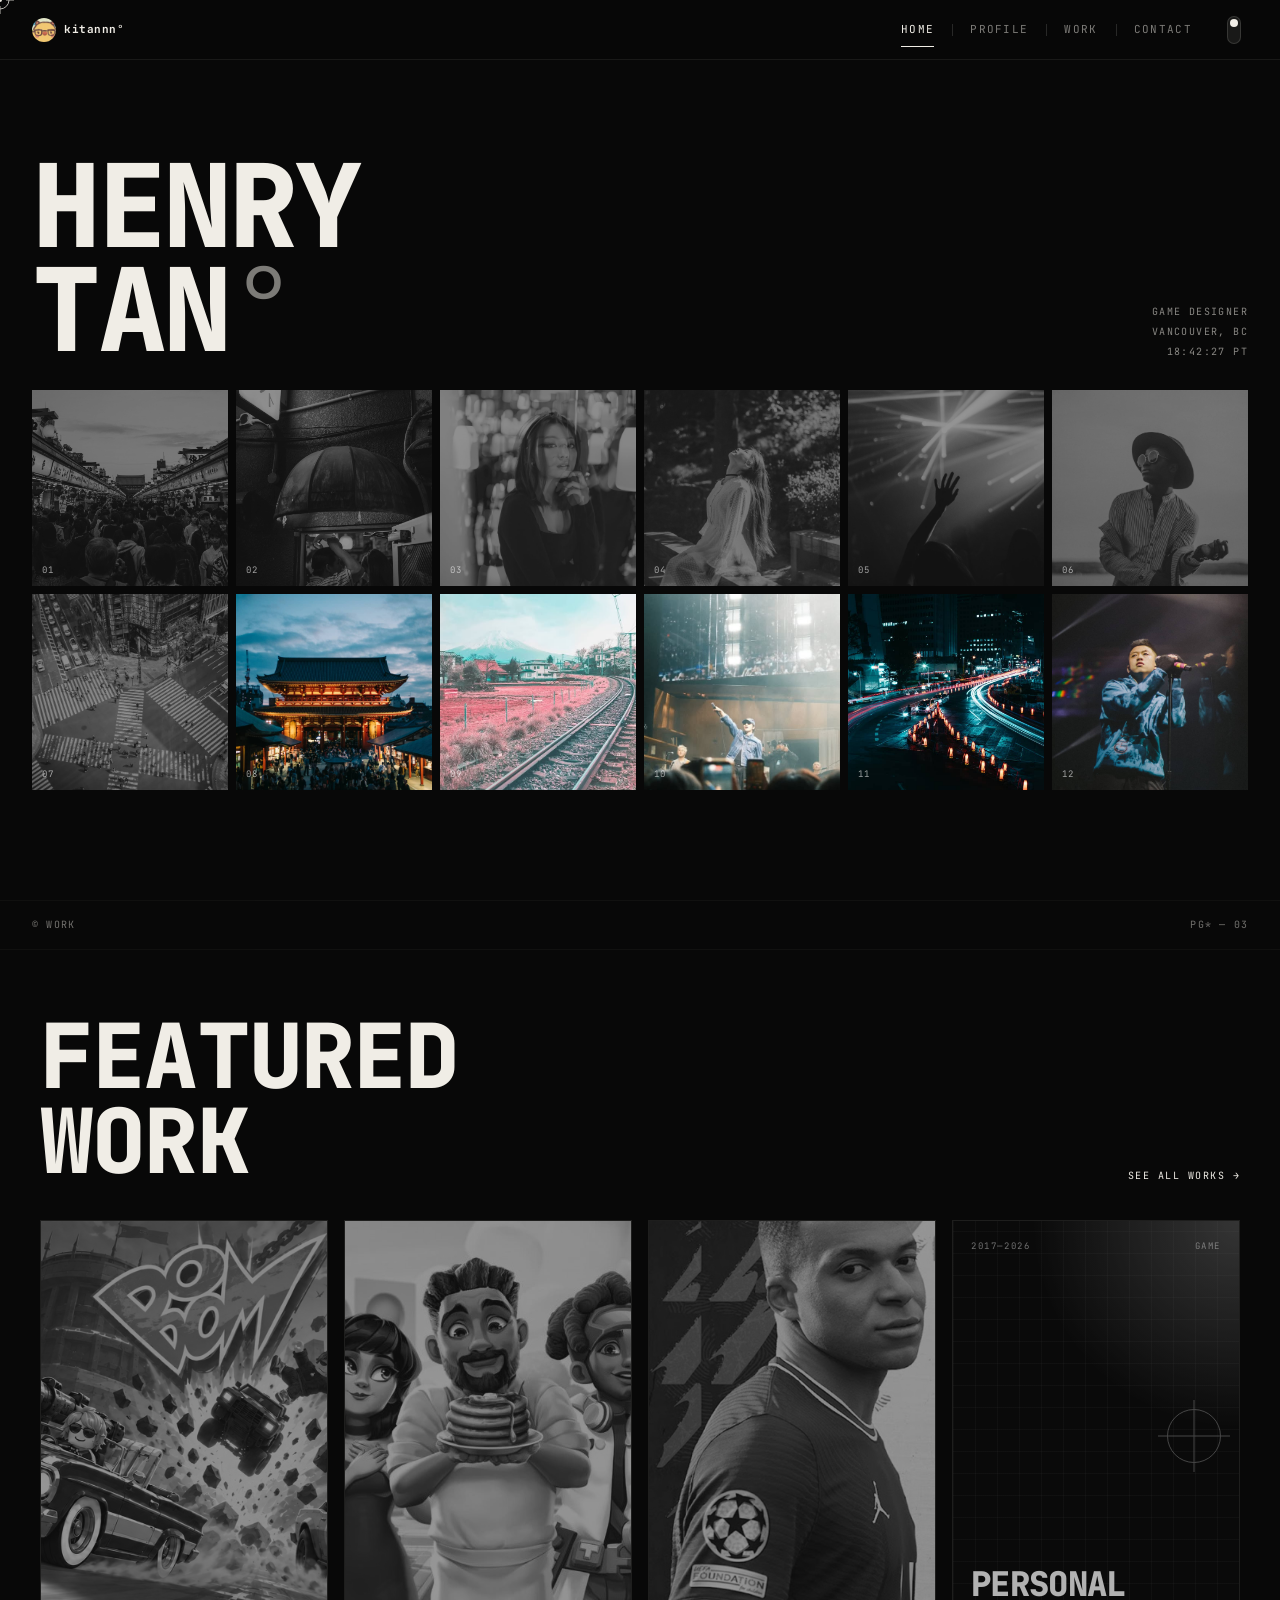
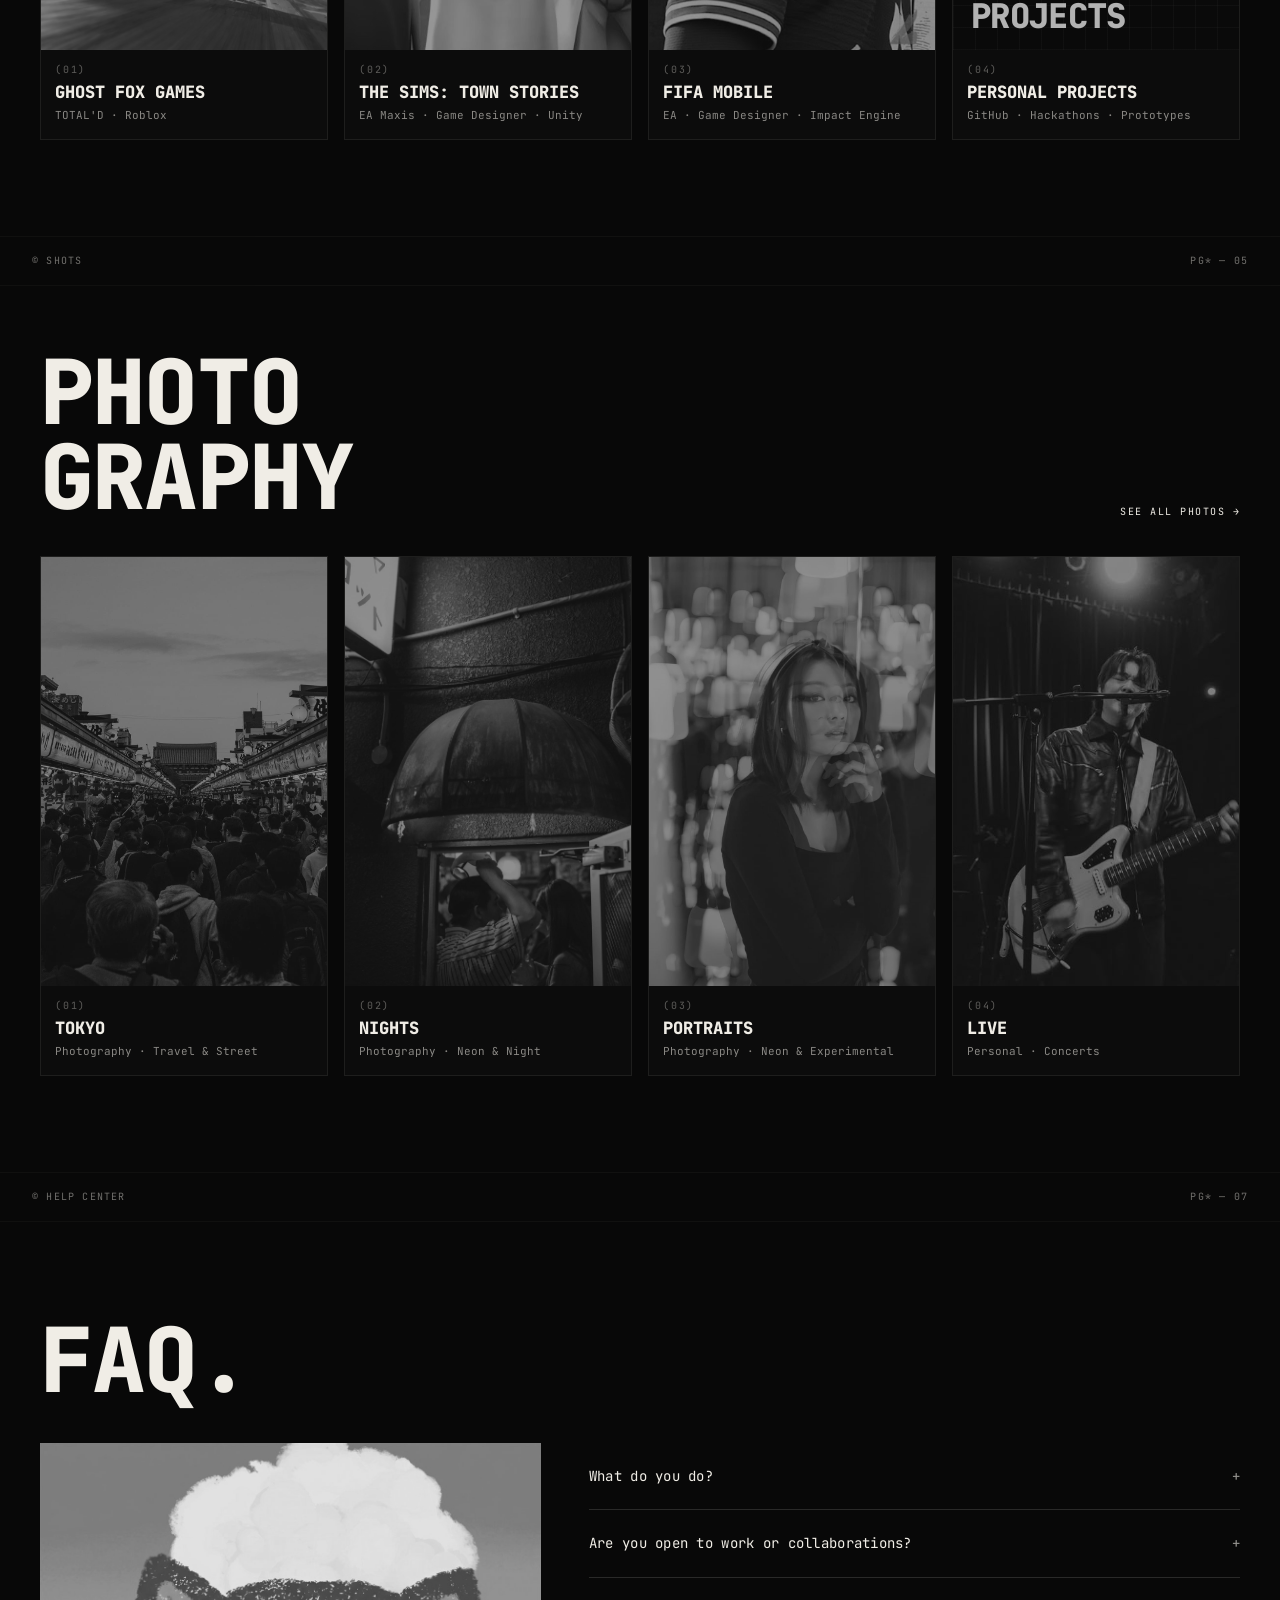
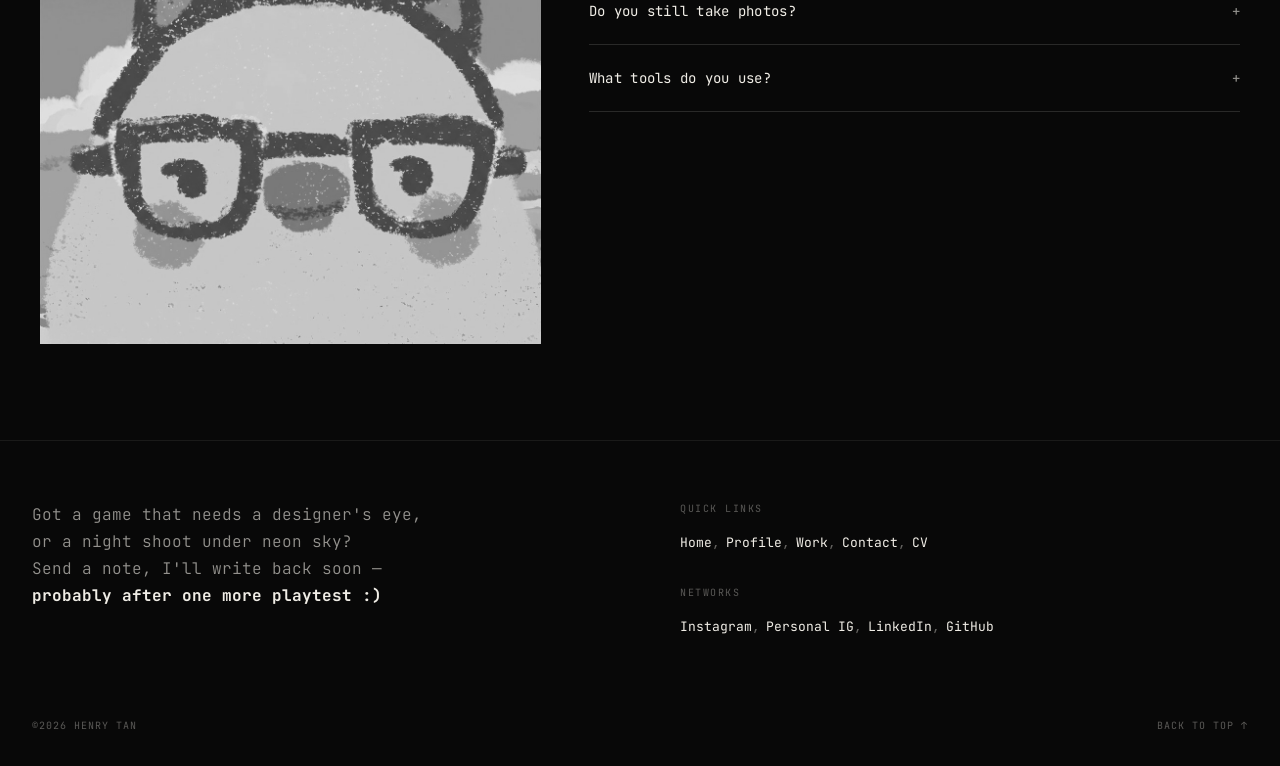
<file: index.html>
<!DOCTYPE html>
<html lang="en">
<head>
  <meta charset="UTF-8">
  <meta name="viewport" content="width=device-width, initial-scale=1">
  <title>Henry Tan — Game Designer</title>
  <meta name="description" content="Henry Tan (kitannn) — game designer, Ghost Fox Games co-founder, and photographer based in Vancouver.">
  <meta property="og:title" content="Henry Tan — Game Designer">
  <meta property="og:description" content="Games, design and photography by Henry Tan.">
  <meta property="og:type" content="website">
  <meta property="og:url" content="https://v2.kitannn.com/">
  <meta property="og:image" content="https://v2.kitannn.com/images/photos/ig-12.jpg">
  <meta name="theme-color" content="#080808">
  <link rel="icon" type="image/png" sizes="32x32" href="images/favicon-32.png">
  <link rel="apple-touch-icon" sizes="180x180" href="images/favicon-180.png">
  <link rel="preconnect" href="https://fonts.googleapis.com">
  <link rel="preconnect" href="https://fonts.gstatic.com" crossorigin>
  <link href="https://fonts.googleapis.com/css2?family=JetBrains+Mono:wght@300;400;700;800&display=swap" rel="stylesheet">
  <link rel="stylesheet" href="style.css?v=6">
</head>
<body id="top">
  <nav>
    <a class="logo" href="#/"><img src="images/birbkit-256.jpg" alt="" width="24" height="24"><span id="logo-text">kitannn°</span></a>
    <div class="nav-right">
      <ul class="nav-links">
        <li><a href="#/" data-page="home">Home</a></li>
        <li><a href="#/profile" data-page="profile">Profile</a></li>
        <li><a href="#/work" data-page="work">Work</a></li>
        <li><a href="#/contact" data-page="contact">Contact</a></li>
      </ul>
      <button class="theme-toggle" type="button" aria-label="Switch to light mode"><span></span></button>
    </div>
  </nav>

  <main id="app" class="page active"></main>

  <div id="lightbox" role="dialog" aria-modal="true" aria-label="Image viewer">
    <img alt="">
    <button class="lb-close" type="button">Close ✕</button>
    <button class="lb-prev" type="button" aria-label="Previous">←</button>
    <button class="lb-next" type="button" aria-label="Next">→</button>
    <span class="lb-count"></span>
  </div>

  <svg class="cursor" viewBox="0 0 28 28" aria-hidden="true"><circle cx="14" cy="14" r="9" fill="none" stroke="currentColor"/><path d="M14 0v8M14 20v8M0 14h8M20 14h8" stroke="currentColor"/></svg>
  <div class="cursor-dot" aria-hidden="true"></div>

  <noscript><p style="padding:80px 32px">Henry Tan — game designer in Vancouver. hkitannn[at]gmail.com</p></noscript>
  <script src="data.js?v=12"></script>
  <script src="script.js?v=6"></script>
</body>
</html>
</file>
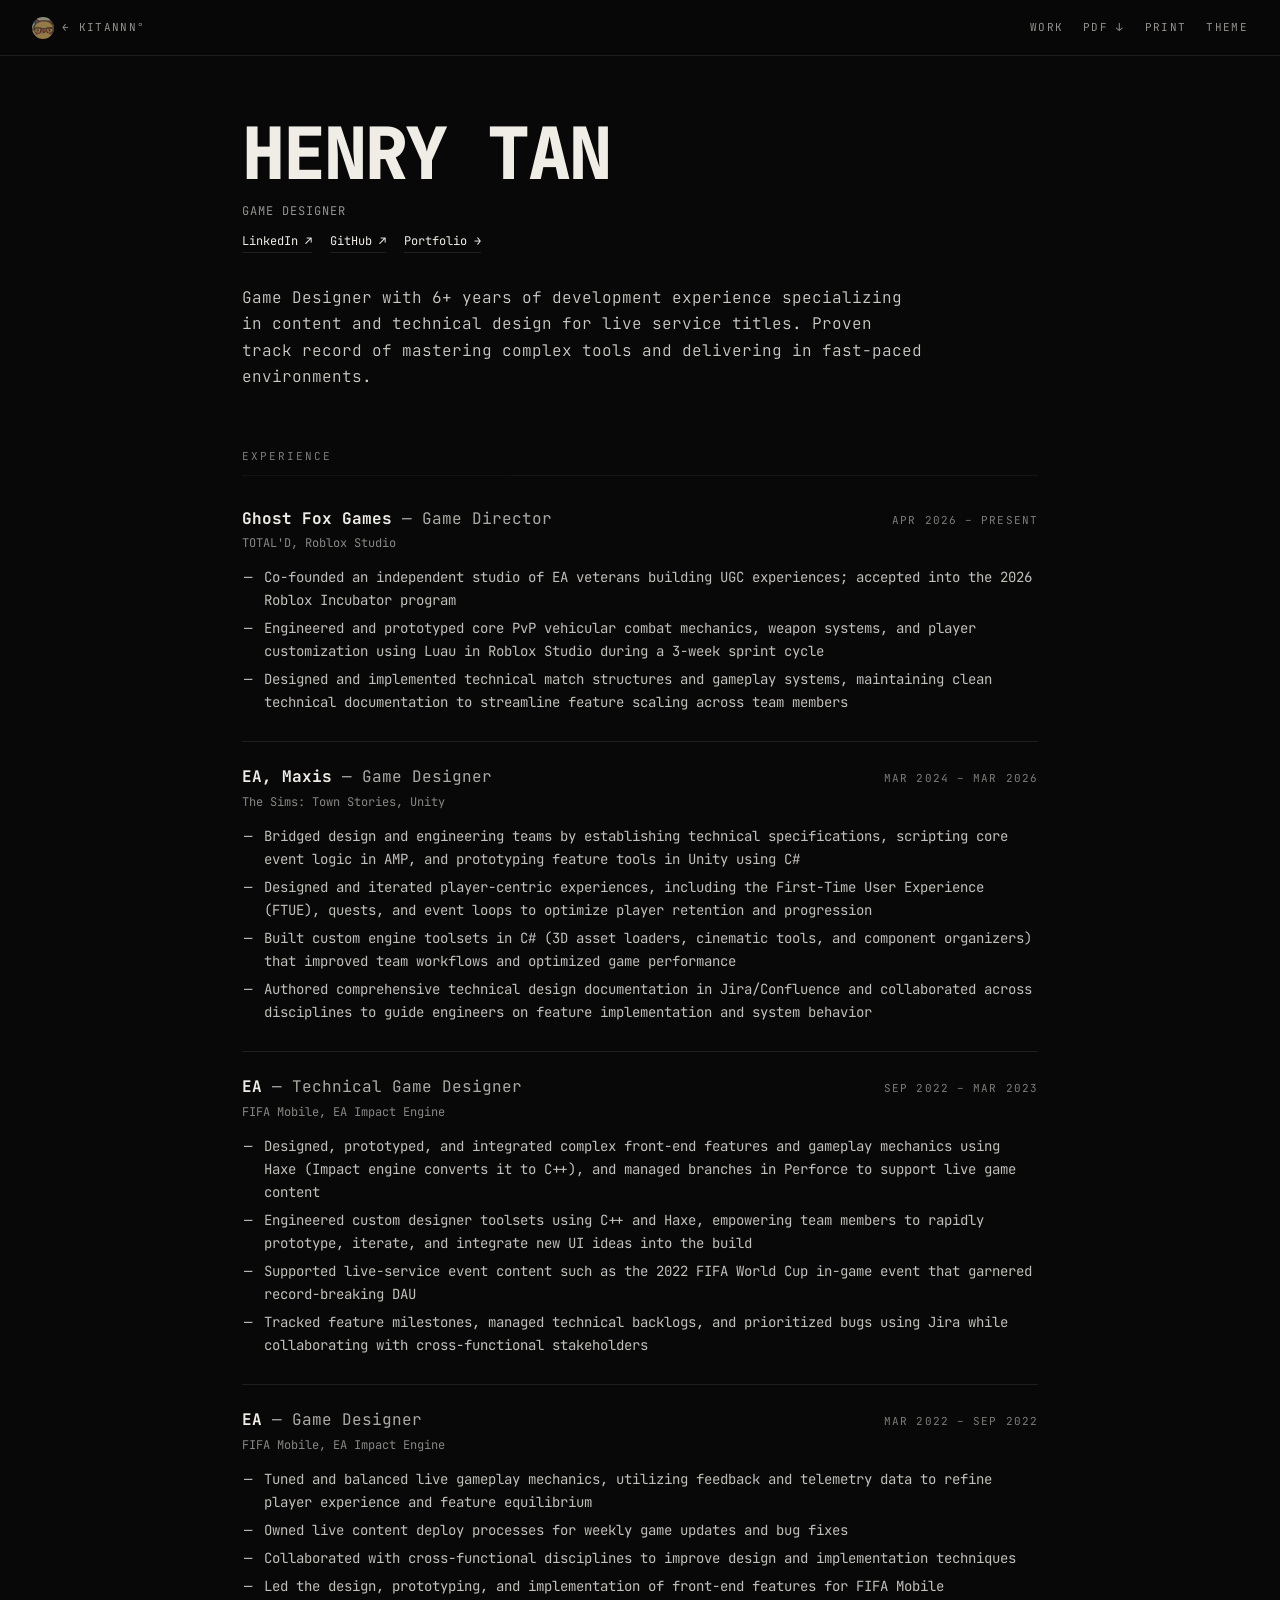
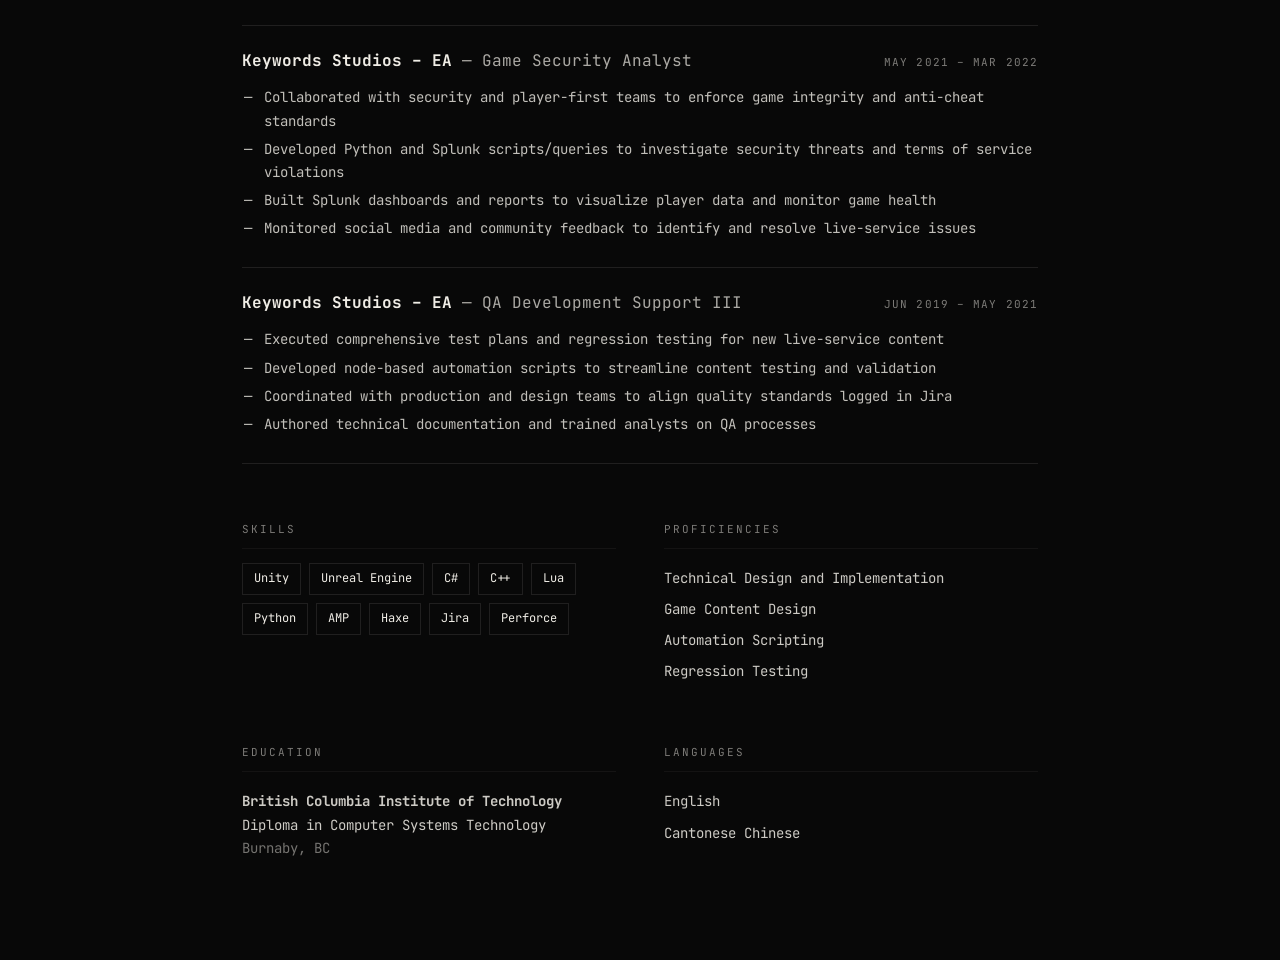
<file: cv.html>
<!DOCTYPE html>
<html lang="en">
<head>
  <meta charset="UTF-8">
  <meta name="viewport" content="width=device-width, initial-scale=1">
  <title>CV — Henry Tan</title>
  <meta name="description" content="Curriculum vitae of Henry Tan, game designer.">
  <meta name="theme-color" content="#080808">
  <link rel="icon" type="image/png" sizes="32x32" href="images/favicon-32.png">
  <link rel="apple-touch-icon" sizes="180x180" href="images/favicon-180.png">
  <link rel="preconnect" href="https://fonts.googleapis.com">
  <link rel="preconnect" href="https://fonts.gstatic.com" crossorigin>
  <link href="https://fonts.googleapis.com/css2?family=JetBrains+Mono:wght@300;400;700;800&display=swap" rel="stylesheet">
  <style>
    :root{--black:#080808;--white:#f0ede6;--line:rgba(240,237,230,.1);color-scheme:dark}
    body.light{--black:#f6f1e7;--white:#13120f;--line:rgba(19,18,15,.12);color-scheme:light}
    *{box-sizing:border-box;margin:0;padding:0}
    body{background:var(--black);color:var(--white);font-family:'JetBrains Mono',ui-monospace,monospace;font-size:14px;line-height:1.65}
    a{color:inherit}
    header{position:sticky;top:0;z-index:10;display:flex;justify-content:space-between;align-items:center;height:56px;padding:0 32px;background:color-mix(in srgb,var(--black) 92%,transparent);backdrop-filter:blur(12px);border-bottom:1px solid var(--line);font-size:11px;letter-spacing:.12em;text-transform:uppercase}
    header a,header button{text-decoration:none;opacity:.6;background:none;border:0;font:inherit;color:inherit;letter-spacing:inherit;text-transform:inherit;cursor:pointer}
    header a:hover,header button:hover{opacity:1}
    header nav{display:flex;gap:20px}
    main{max-width:860px;margin:0 auto;padding:64px 32px 96px}
    h1{font-size:clamp(40px,7vw,72px);font-weight:800;line-height:.95;letter-spacing:-.03em;text-transform:uppercase}
    .sub{margin-top:14px;opacity:.6;font-size:12px;letter-spacing:.08em;text-transform:uppercase}
    .links{margin-top:10px;display:flex;flex-wrap:wrap;gap:6px 18px;font-size:12px}
    .links a{text-decoration:none;border-bottom:1px solid var(--line)}
    .links a:hover{border-color:var(--white)}
    .summary{margin-top:32px;font-size:16px;font-weight:300;opacity:.85;max-width:68ch}
    h2{margin:56px 0 8px;padding-bottom:10px;border-bottom:1px solid var(--line);font-size:11px;font-weight:400;letter-spacing:.18em;text-transform:uppercase;opacity:.5}
    .entry{padding:22px 0;border-bottom:1px solid var(--line)}
    .head{display:flex;justify-content:space-between;align-items:baseline;gap:16px;flex-wrap:wrap}
    h3{font-size:16px;font-weight:700}
    h3 em{font-style:normal;font-weight:400;opacity:.7}
    .when{font-size:11px;letter-spacing:.1em;text-transform:uppercase;opacity:.5;white-space:nowrap}
    .project{margin-top:2px;font-size:12px;opacity:.55}
    ul.b{margin:12px 0 0 18px}
    ul.b li{margin:5px 0;opacity:.8;padding-left:4px}
    ul.b li::marker{content:'— ';opacity:.4}
    .cols{display:grid;grid-template-columns:repeat(2,minmax(0,1fr));gap:0 48px}
    .chips{display:flex;flex-wrap:wrap;gap:8px;margin-top:14px}
    .chips span{border:1px solid var(--line);padding:5px 11px;font-size:12px}
    .plain{list-style:none;margin-top:14px}
    .plain li{padding:4px 0;opacity:.85}
    @media (max-width:640px){header,main{padding-left:16px;padding-right:16px}.cols{grid-template-columns:1fr}header nav{gap:12px}}
    @media print{
      header{display:none}
      body{background:#fff;color:#000;font-size:11px}
      :root,body.light{--black:#fff;--white:#000;--line:#ddd}
      main{padding:0;max-width:none}
      .entry{break-inside:avoid}
      h2{margin-top:28px}
    }
  </style>
</head>
<body>
  <header>
    <a href="./" style="display:inline-flex;align-items:center;gap:8px"><img src="images/birbkit-256.jpg" alt="" width="22" height="22" style="width:22px;height:22px;border-radius:50%;object-fit:cover">← kitannn°</a>
    <nav><a href="./#/work">Work</a><a href="assets/resume/TAN_HENRY_RESUME.pdf" target="_blank" rel="noopener">PDF ↓</a><button type="button" onclick="print()">Print</button><button type="button" id="theme">Theme</button></nav>
  </header>
  <main id="cv"></main>
  <script src="data.js?v=12"></script>
  <script>
    (() => {
      const S = window.SITE, C = S.cv;
      const esc = (t) => String(t).replace(/[&<>"]/g, (c) => ({ "&": "&amp;", "<": "&lt;", ">": "&gt;", '"': "&quot;" }[c]));
      const net = Object.fromEntries(S.networks);
      document.getElementById("cv").innerHTML = `
        <h1>${esc(S.name)}</h1>
        <div class="sub">${esc(S.role)}</div>
        <div class="links"><a href="${esc(net.LinkedIn)}" target="_blank" rel="noopener">LinkedIn ↗</a><a href="${esc(net.GitHub)}" target="_blank" rel="noopener">GitHub ↗</a><a href="./">Portfolio →</a></div>
        <p class="summary">${esc(C.summary)}</p>

        <h2>Experience</h2>
        ${C.experience.map((e) => `
          <div class="entry">
            <div class="head"><h3>${esc(e.org)} <em>— ${esc(e.role)}</em></h3><span class="when">${esc(e.when)}</span></div>
            ${e.project ? `<div class="project">${esc(e.project)}</div>` : ""}
            <ul class="b">${e.bullets.map((b) => `<li>${esc(b)}</li>`).join("")}</ul>
          </div>`).join("")}

        <div class="cols">
          <div><h2>Skills</h2><div class="chips">${C.skills.map((s) => `<span>${esc(s)}</span>`).join("")}</div></div>
          <div><h2>Proficiencies</h2><ul class="plain">${C.proficiencies.map((s) => `<li>${esc(s)}</li>`).join("")}</ul></div>
          <div><h2>Education</h2><ul class="plain">${C.education.map((e) => `<li><b>${esc(e.school)}</b><br>${esc(e.credential)}<br><span style="opacity:.55">${esc(e.place)}</span></li>`).join("")}</ul></div>
          <div><h2>Languages</h2><ul class="plain">${C.languages.map((s) => `<li>${esc(s)}</li>`).join("")}</ul></div>
        </div>`;

      try { if (localStorage.getItem("theme") === "light") document.body.classList.add("light"); } catch {}
      document.getElementById("theme").onclick = () => {
        const light = document.body.classList.toggle("light");
        try { localStorage.setItem("theme", light ? "light" : "dark"); } catch {}
      };
    })();
  </script>
</body>
</html>
</file>
<file: style.css>
:root{
  --black:#080808; --white:#f0ede6; --dim:#888880; --accent:#f0ede6;
  --line:rgba(240,237,230,.08); --line-2:rgba(240,237,230,.14);
  --nav-surface:rgba(8,8,8,.92);
  --font:'JetBrains Mono',ui-monospace,monospace;
  color-scheme:dark;
}
body.light{
  --black:#f6f1e7; --white:#13120f; --dim:#6f6a60; --accent:#13120f;
  --line:rgba(19,18,15,.1); --line-2:rgba(19,18,15,.16);
  --nav-surface:rgba(246,241,231,.88);
  color-scheme:light;
}
*,*::before,*::after{box-sizing:border-box;margin:0;padding:0}
html{scroll-behavior:smooth}
body{background:var(--black);color:var(--white);font-family:var(--font);font-size:13px;line-height:1.6;overflow-x:hidden;transition:background-color .5s,color .5s}
a{color:inherit}
img{display:block;max-width:100%}
button{font:inherit;color:inherit;background:none;border:0}
::selection{background:var(--white);color:var(--black)}

/* CURSOR */
@media (hover:hover) and (pointer:fine){
  body,a,button,.work-card,.faq-q,.frame{cursor:none}
  .cursor,.cursor-dot{position:fixed;top:0;left:0;z-index:300;pointer-events:none;mix-blend-mode:difference;color:#f0ede6;transform:translate(-50%,-50%)}
  .cursor{width:28px;height:28px;opacity:.8;transition:width .15s,height .15s,opacity .2s}
  .cursor-dot{width:4px;height:4px;border-radius:50%;background:#f0ede6}
  .cursor.hover{width:19px;height:19px;opacity:1}
}
@media not ((hover:hover) and (pointer:fine)){.cursor,.cursor-dot{display:none}}

/* NAV */
nav{position:fixed;inset:0 0 auto;z-index:100;height:60px;display:flex;justify-content:space-between;align-items:center;padding:0 32px;background:var(--nav-surface);backdrop-filter:blur(14px);border-bottom:1px solid var(--line)}
.logo{display:inline-flex;align-items:center;gap:8px;font-size:11px;font-weight:700;letter-spacing:.05em;text-decoration:none}
.logo img{width:24px;height:24px;border-radius:50%;object-fit:cover;flex:none;transition:transform .25s}
.logo:hover img{transform:rotate(-8deg) scale(1.08)}
.nav-right{display:flex;align-items:center;height:100%}
.nav-links{display:flex;list-style:none;height:100%;align-items:center}
.nav-links li{position:relative;height:100%;display:flex;align-items:center}
.nav-links li+li::before{content:'';position:absolute;left:0;top:50%;transform:translateY(-50%);width:1px;height:12px;background:var(--line-2)}
.nav-links a{position:relative;display:block;padding:8px 18px;font-size:11px;letter-spacing:.12em;text-transform:uppercase;text-decoration:none;opacity:.5;transition:opacity .2s}
.nav-links a::after{content:'';position:absolute;bottom:-1px;left:18px;right:18px;height:1px;background:var(--accent);transform:scaleX(0);transform-origin:left;transition:transform .25s}
.nav-links a:hover,.nav-links a.active{opacity:1}
.nav-links a:hover::after,.nav-links a.active::after{transform:scaleX(1)}
.theme-toggle{margin-left:10px;width:28px;height:36px;display:flex;align-items:center;justify-content:center}
.theme-toggle span{position:relative;width:14px;height:28px;border-radius:99px;border:1px solid var(--line-2);background:var(--line)}
.theme-toggle span::after{content:'';position:absolute;top:2px;left:2px;width:8px;height:8px;border-radius:50%;background:var(--white);transition:transform .2s}
body.light .theme-toggle span::after{transform:translateY(16px)}

/* PAGES */
.page{display:none;min-height:100vh;padding-top:60px}
.page.active{display:block;animation:pageIn .5s ease}
@keyframes pageIn{from{opacity:0}to{opacity:1}}
.section-meta{display:flex;justify-content:space-between;align-items:center;padding:16px 32px;border-block:1px solid var(--line);margin-bottom:64px;font-size:10px;letter-spacing:.12em;text-transform:uppercase;opacity:.45}
.big{font-size:clamp(40px,7vw,92px);font-weight:800;line-height:.95;text-transform:uppercase;letter-spacing:-.02em}
.eyebrow{font-size:10px;letter-spacing:.15em;text-transform:uppercase;opacity:.4;margin-bottom:14px}
.btn{display:inline-block;margin-top:24px;padding:14px 28px;border:1px solid var(--white);font-size:11px;letter-spacing:.15em;text-transform:uppercase;text-decoration:none;transition:background .25s,color .25s}
.btn:hover{background:var(--white);color:var(--black)}
.fade-up{opacity:0;transform:translateY(40px);transition:opacity .7s ease,transform .7s ease}
.fade-up.visible{opacity:1;transform:none}
@media (prefers-reduced-motion:reduce){.fade-up{opacity:1;transform:none;transition:none}html{scroll-behavior:auto}}

/* HERO */
#hero{min-height:calc(100vh - 60px);display:flex;flex-direction:column;justify-content:center;padding:32px 32px 48px;gap:28px}
.hero-top{display:flex;justify-content:space-between;align-items:flex-end;gap:24px;flex-wrap:wrap}
.hero-title{font-size:clamp(44px,9vw,132px);font-weight:800;line-height:.9;letter-spacing:-.03em;text-transform:uppercase}
.hero-title .deg{font-weight:300;opacity:.5}
.hero-side{font-size:10px;letter-spacing:.14em;text-transform:uppercase;text-align:right;opacity:.55;line-height:2}
.salon{display:grid;grid-template-columns:repeat(6,minmax(0,1fr));gap:8px}
.frame{position:relative;aspect-ratio:1;overflow:hidden;transition:transform .28s ease}
.frame:hover{transform:translateY(-6px)}
.frame img,.work-card img{width:100%;height:100%;object-fit:cover;filter:grayscale(1) brightness(.6) contrast(.9);transition:transform .4s,filter .6s}
.frame:hover img,.frame.lit img{filter:none}
.frame:hover img{transform:scale(1.04)}
.frame .idx{position:absolute;left:10px;bottom:8px;font-size:9px;letter-spacing:.14em;color:rgba(255,255,255,.6)}

/* WORK */
.work-wrap{padding:0 32px 96px}
.work-header{max-width:1200px;margin:0 auto 36px;display:flex;justify-content:space-between;align-items:flex-end;gap:16px}
.see-all{font-size:10px;letter-spacing:.15em;text-transform:uppercase;text-decoration:none;white-space:nowrap}
.see-all:hover{text-decoration:underline}
.work-grid{max-width:1200px;margin:0 auto;display:grid;grid-template-columns:repeat(auto-fill,minmax(240px,1fr));gap:16px}
.work-card{display:flex;flex-direction:column;border:1px solid var(--line);background:rgba(128,128,128,.03);text-decoration:none;overflow:hidden}
.work-card .media{aspect-ratio:2/3;overflow:hidden;position:relative}
.work-card:hover img{transform:scale(1.04);filter:none}
.work-meta{padding:12px 14px 14px;display:flex;flex-direction:column;gap:6px}
.work-num{font-size:10px;letter-spacing:.18em;opacity:.35}
.work-title{font-size:17px;font-weight:800;text-transform:uppercase;line-height:1}
.work-tag{font-size:11px;opacity:.55}
.group-label{max-width:1200px;margin:56px auto 20px;display:flex;justify-content:space-between;font-size:10px;letter-spacing:.15em;text-transform:uppercase;opacity:.45;border-bottom:1px solid var(--line);padding-bottom:10px}

/* generated title card for work without a cover */
.title-card{position:absolute;inset:0;display:flex;flex-direction:column;justify-content:space-between;padding:18px;background:
  radial-gradient(120% 80% at 100% 0%,color-mix(in srgb,var(--c) 38%,transparent),transparent 60%),
  repeating-linear-gradient(0deg,rgba(255,255,255,.035) 0 1px,transparent 1px 22px),
  repeating-linear-gradient(90deg,rgba(255,255,255,.035) 0 1px,transparent 1px 22px),#0e0e0d;
  color:#f0ede6;filter:grayscale(1) brightness(.75);transition:filter .6s,transform .4s}
.work-card:hover .title-card,.proj-hero .title-card{filter:none}
.title-card b{font-size:clamp(24px,3vw,34px);font-weight:800;line-height:.95;text-transform:uppercase;letter-spacing:-.02em;word-break:break-word}
.title-card small{font-size:9px;letter-spacing:.18em;text-transform:uppercase;opacity:.6;display:flex;justify-content:space-between}
.title-card i{position:absolute;right:18px;top:50%;width:54px;height:54px;border:1px solid currentColor;border-radius:50%;opacity:.35;transform:translateY(-50%)}
.title-card i::before,.title-card i::after{content:'';position:absolute;background:currentColor;left:50%;top:50%}
.title-card i::before{width:72px;height:1px;transform:translate(-50%,-50%)}
.title-card i::after{width:1px;height:72px;transform:translate(-50%,-50%)}

/* FAQ */
.faq{padding:32px 32px 96px}
.faq-grid{max-width:1200px;margin:40px auto 0;display:grid;grid-template-columns:1fr 1.3fr;gap:48px;align-items:start}
.faq-img{aspect-ratio:4/5;overflow:hidden}
.faq-img img{width:100%;height:100%;object-fit:cover;filter:grayscale(1) contrast(.95);transition:filter .5s ease}
.faq-img:hover img{filter:none}
.faq-img.uncropped{aspect-ratio:auto}
.faq-img.uncropped img{height:auto;display:block}
.faq h2{max-width:1200px;margin:0 auto}
.faq-item{border-bottom:1px solid var(--line-2)}
.faq-q{width:100%;display:flex;justify-content:space-between;gap:16px;padding:22px 0;text-align:left;font-size:14px;letter-spacing:.02em}
.faq-icon{transition:transform .3s;opacity:.6}
.faq-item.open .faq-icon{transform:rotate(45deg)}
.faq-a{max-height:0;overflow:hidden;opacity:.6;transition:max-height .4s ease,padding .4s ease}
.faq-item.open .faq-a{max-height:240px;padding-bottom:22px}

/* PROFILE */
.profile{max-width:1200px;margin:0 auto;padding:0 32px 96px;display:grid;grid-template-columns:minmax(0,5fr) minmax(0,7fr);gap:56px}
.portrait{position:sticky;top:92px;aspect-ratio:3/4;border:1px solid var(--line);overflow:hidden;display:flex;align-items:center;justify-content:center;background:rgba(128,128,128,.05)}
.portrait img{width:100%;height:100%;object-fit:cover;filter:grayscale(1)}
.portrait:hover img{filter:none}
.sign-off{display:flex;align-items:center;gap:16px;margin-top:28px;font-size:12px;letter-spacing:.08em;opacity:.8}
.sign-off .avatar{width:64px;height:64px;flex:none;border-radius:50%;object-fit:cover;border:1px solid var(--line);transition:transform .3s}
.sign-off .avatar:hover{transform:rotate(-8deg) scale(1.05)}
.monogram{font-size:clamp(80px,12vw,160px);font-weight:800;letter-spacing:-.06em;opacity:.9}
.corner{position:absolute;font-size:9px;letter-spacing:.15em;text-transform:uppercase;opacity:.45}
.corner.tl{top:12px;left:12px}.corner.br{bottom:12px;right:12px}
.block{margin-bottom:56px}
.about p{font-size:clamp(15px,1.5vw,19px);font-weight:300;line-height:1.7;margin-bottom:16px}
.kv{display:grid;grid-template-columns:120px 1fr;border-top:1px solid var(--line)}
.kv div{padding:12px 0;border-bottom:1px solid var(--line)}
.kv div:nth-child(odd){opacity:.45;font-size:10px;letter-spacing:.12em;text-transform:uppercase;padding-top:14px}
.stats{display:grid;grid-template-columns:repeat(3,1fr);gap:1px;background:var(--line);border:1px solid var(--line);margin-bottom:24px}
.stats div{background:var(--black);padding:20px}
.stats b{display:block;font-size:clamp(32px,4vw,48px);font-weight:800;line-height:1}
.stats span{font-size:10px;letter-spacing:.12em;text-transform:uppercase;opacity:.5}
.chips{display:flex;flex-wrap:wrap;gap:8px}
.chips span{border:1px solid var(--line-2);padding:6px 12px;font-size:11px;letter-spacing:.04em}
.timeline li{list-style:none;display:grid;grid-template-columns:160px 1fr;gap:20px;padding:18px 0;border-bottom:1px solid var(--line)}
.timeline .when{font-size:10px;letter-spacing:.1em;text-transform:uppercase;opacity:.45;padding-top:3px}
.timeline h3{font-size:14px;font-weight:700}
.timeline h3 span{font-weight:400;opacity:.55}
.timeline p{opacity:.6;margin-top:4px}

/* PROJECT */
.project{max-width:1200px;margin:0 auto;padding:0 32px 96px}
.proj-back{font-size:10px;letter-spacing:.15em;text-transform:uppercase;text-decoration:none;opacity:.6}
.proj-back:hover{opacity:1}
.proj-head{display:grid;grid-template-columns:minmax(0,7fr) minmax(0,5fr);gap:48px;margin:32px 0 48px;align-items:end}
.proj-summary{font-size:clamp(15px,1.5vw,18px);font-weight:300;opacity:.8}
.proj-hero{position:relative;aspect-ratio:16/8;overflow:hidden;margin-bottom:16px;border:1px solid var(--line)}
.proj-hero img{width:100%;height:100%;object-fit:cover}
.proj-gallery{display:grid;grid-template-columns:repeat(auto-fill,minmax(260px,1fr));gap:16px}
.proj-gallery button{aspect-ratio:4/5;overflow:hidden}
.proj-gallery img{width:100%;height:100%;object-fit:cover;transition:transform .4s}
.proj-gallery button:hover img{transform:scale(1.03)}
.proj-nav{display:flex;justify-content:space-between;margin-top:56px;padding-top:20px;border-top:1px solid var(--line);font-size:11px;letter-spacing:.12em;text-transform:uppercase}
.proj-nav a{text-decoration:none;opacity:.6}.proj-nav a:hover{opacity:1}

.btn-row{display:flex;flex-wrap:wrap;gap:12px}
.btn-row .btn{margin-top:12px}
.strip{display:grid;grid-template-columns:repeat(6,minmax(0,1fr));gap:6px}
.strip button{aspect-ratio:3/4;overflow:hidden}
.strip img{width:100%;height:100%;object-fit:cover;filter:grayscale(1) brightness(.75);transition:filter .5s,transform .4s}
.strip button:hover img{filter:none;transform:scale(1.04)}
.proj-logo{max-height:64px;max-width:240px;width:auto;margin-bottom:20px;object-fit:contain}
body.light .proj-logo{filter:invert(1) hue-rotate(180deg)}
.proj-gallery.wide{grid-template-columns:repeat(auto-fill,minmax(360px,1fr))}
.proj-gallery.wide button{aspect-ratio:16/9}

/* RESPONSIBILITIES */
.resp{margin-top:72px;padding-top:28px;border-top:1px solid var(--line)}
.resp-grid{display:grid;grid-template-columns:repeat(2,minmax(0,1fr));gap:40px 56px;margin-top:20px}
.resp-group h3{font-size:12px;font-weight:700;letter-spacing:.14em;text-transform:uppercase;margin-bottom:10px}
.resp-group ul{list-style:none}
.resp-group li{position:relative;padding:8px 0 8px 22px;border-bottom:1px solid var(--line);line-height:1.55;opacity:.82}
.resp-group li::before{content:'—';position:absolute;left:0;opacity:.4}
@media (max-width:640px){.resp-grid{grid-template-columns:1fr;gap:32px}}

/* CONTACT */
.contact{max-width:1200px;margin:0 auto;padding:0 32px 96px}
.contact .mail{display:inline-block;margin:28px 0 56px;font-size:clamp(22px,4.4vw,56px);font-weight:800;letter-spacing:-.02em;text-decoration:none;border-bottom:2px solid var(--line-2);word-break:break-all;transition:border-color .2s}
.contact .mail:hover{border-color:var(--white)}
.contact-rows a{display:flex;justify-content:space-between;align-items:center;padding:22px 0;border-bottom:1px solid var(--line);text-decoration:none;font-size:clamp(16px,2vw,22px);transition:padding .25s}
.contact-rows a:first-child{border-top:1px solid var(--line)}
.contact-rows a:hover{padding-left:12px}
.contact-rows small{font-size:10px;letter-spacing:.15em;opacity:.45;text-transform:uppercase}

/* FOOTER */
footer{padding:60px 32px 32px;border-top:1px solid var(--line)}
.footer-top{display:grid;grid-template-columns:1fr 1fr;gap:80px;margin-bottom:48px}
.poem p{font-size:clamp(12px,1.3vw,16px);font-weight:300;line-height:1.7;opacity:.6}
.poem strong{font-weight:700;opacity:1}
.poem p:last-child{opacity:1}
.footer-links h4{font-size:10px;letter-spacing:.15em;text-transform:uppercase;opacity:.35;margin-bottom:16px;font-weight:400}
.footer-links ul{list-style:none;display:flex;gap:6px;flex-wrap:wrap;margin-bottom:32px}
.footer-links li:not(:last-child)::after{content:',';opacity:.4}
.footer-links a{text-decoration:none}
.footer-links a:hover{text-decoration:underline}
.footer-bottom{display:flex;justify-content:space-between;font-size:10px;letter-spacing:.1em;text-transform:uppercase;opacity:.35}
.footer-bottom a{text-decoration:none}

/* LIGHTBOX */
#lightbox{position:fixed;inset:0;z-index:200;background:rgba(8,8,8,.96);display:none;align-items:center;justify-content:center;padding:48px}
#lightbox.open{display:flex}
#lightbox img{max-width:100%;max-height:100%;object-fit:contain}
#lightbox button{position:absolute;color:#f0ede6;font-size:11px;letter-spacing:.15em;text-transform:uppercase;padding:16px;opacity:.7}
#lightbox button:hover{opacity:1}
.lb-close{top:12px;right:16px}.lb-prev{left:8px;top:50%}.lb-next{right:8px;top:50%}
.lb-count{position:absolute;bottom:18px;left:50%;transform:translateX(-50%);font-size:10px;letter-spacing:.15em;color:#f0ede6;opacity:.5}

/* RESPONSIVE */
@media (max-width:900px){
  .salon{grid-template-columns:repeat(4,minmax(0,1fr))}
  .profile,.proj-head,.faq-grid{grid-template-columns:1fr}
  .portrait{position:relative;top:0;max-width:420px}
  .faq-img{display:none}
  .footer-top{grid-template-columns:1fr;gap:40px}
}
@media (max-width:640px){
  nav{padding:0 16px}
  .nav-links a{padding:8px 9px;font-size:10px;letter-spacing:.06em}
  .nav-links a::after{left:9px;right:9px}
  #hero,.work-wrap,.faq,.profile,.project,.contact,footer{padding-left:16px;padding-right:16px}
  .section-meta{padding:14px 16px;margin-bottom:40px}
  .salon{grid-template-columns:repeat(3,minmax(0,1fr));gap:4px}
  .hero-side{text-align:left}
  .work-grid{grid-template-columns:repeat(2,minmax(0,1fr));gap:10px}
  .work-title{font-size:14px}
  .timeline li{grid-template-columns:1fr;gap:4px}
  .strip{grid-template-columns:repeat(3,minmax(0,1fr))}
  .proj-gallery.wide{grid-template-columns:1fr}
  .kv{grid-template-columns:96px 1fr}
  .footer-bottom{flex-direction:column;gap:8px}
  #lightbox{padding:48px 8px}
}
@media (max-width:380px){.nav-links a{padding:8px 6px;letter-spacing:0}.logo{font-size:10px}}
</file>
